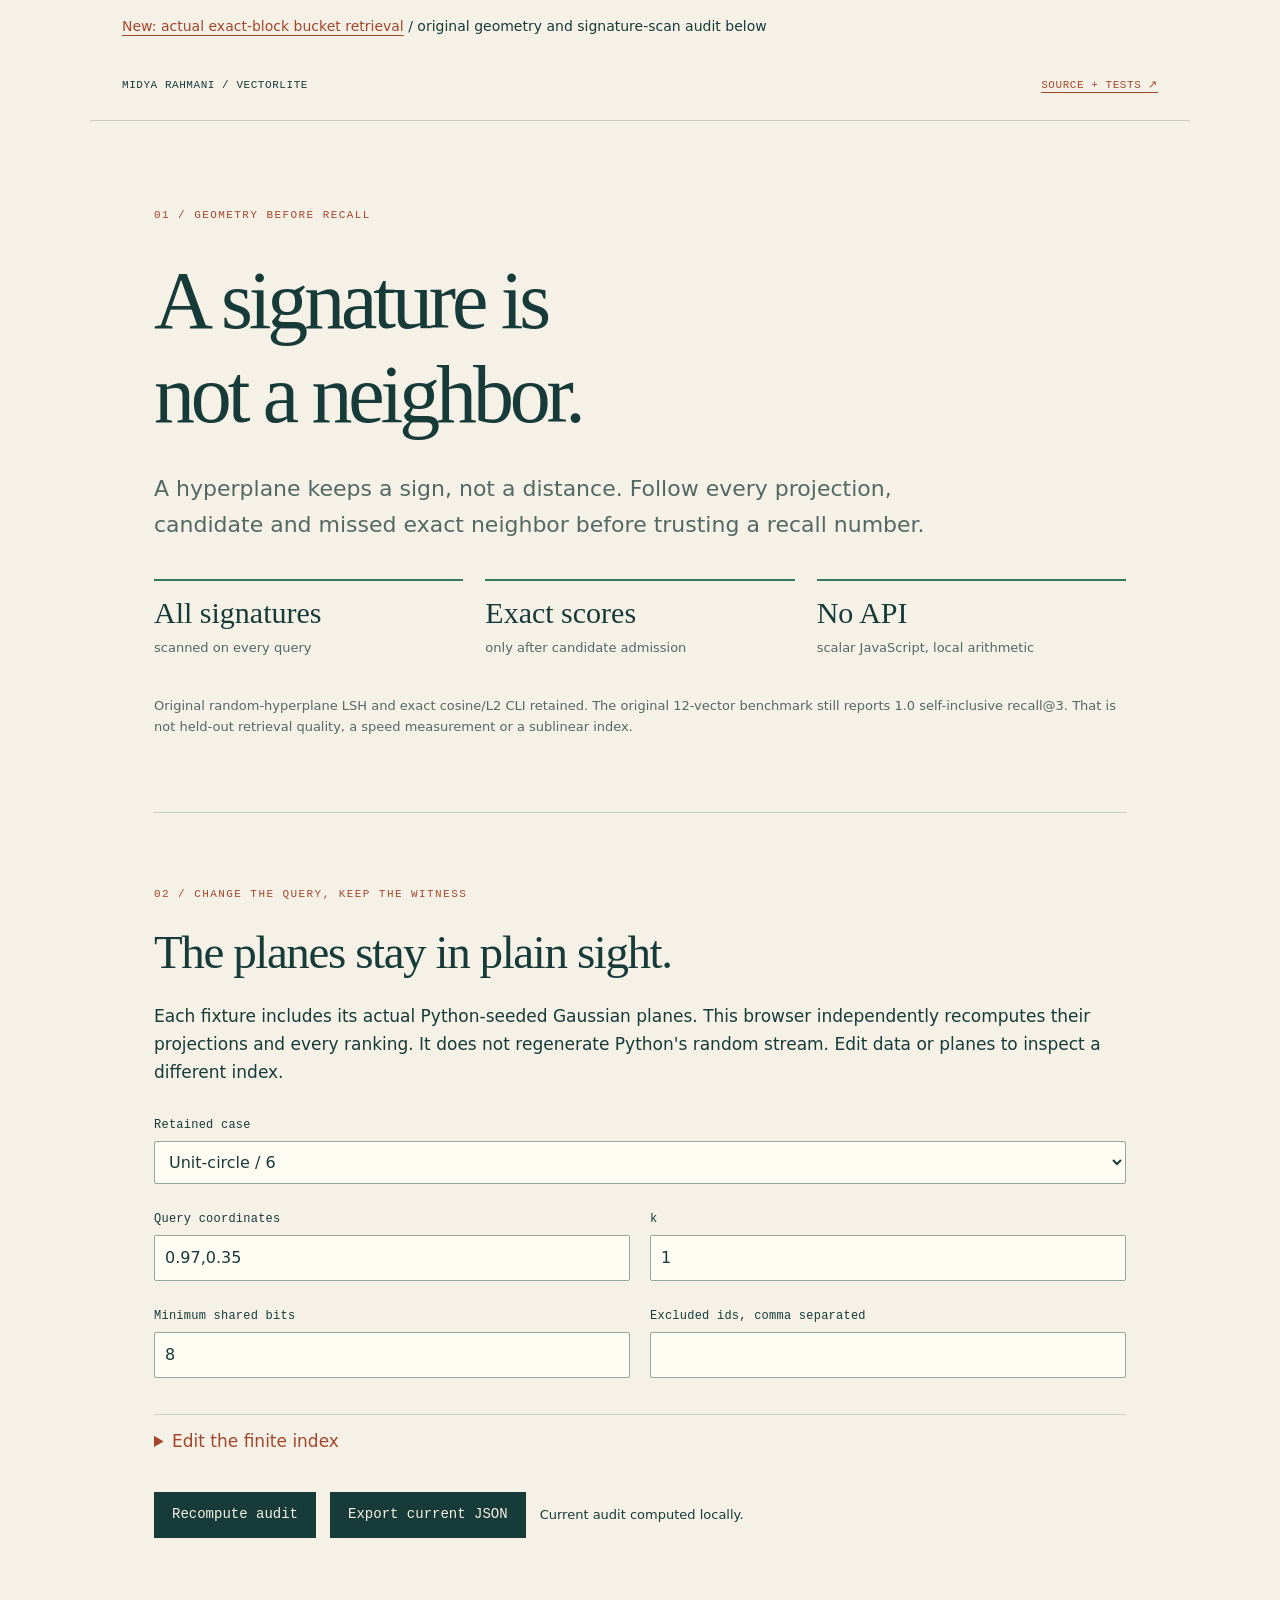
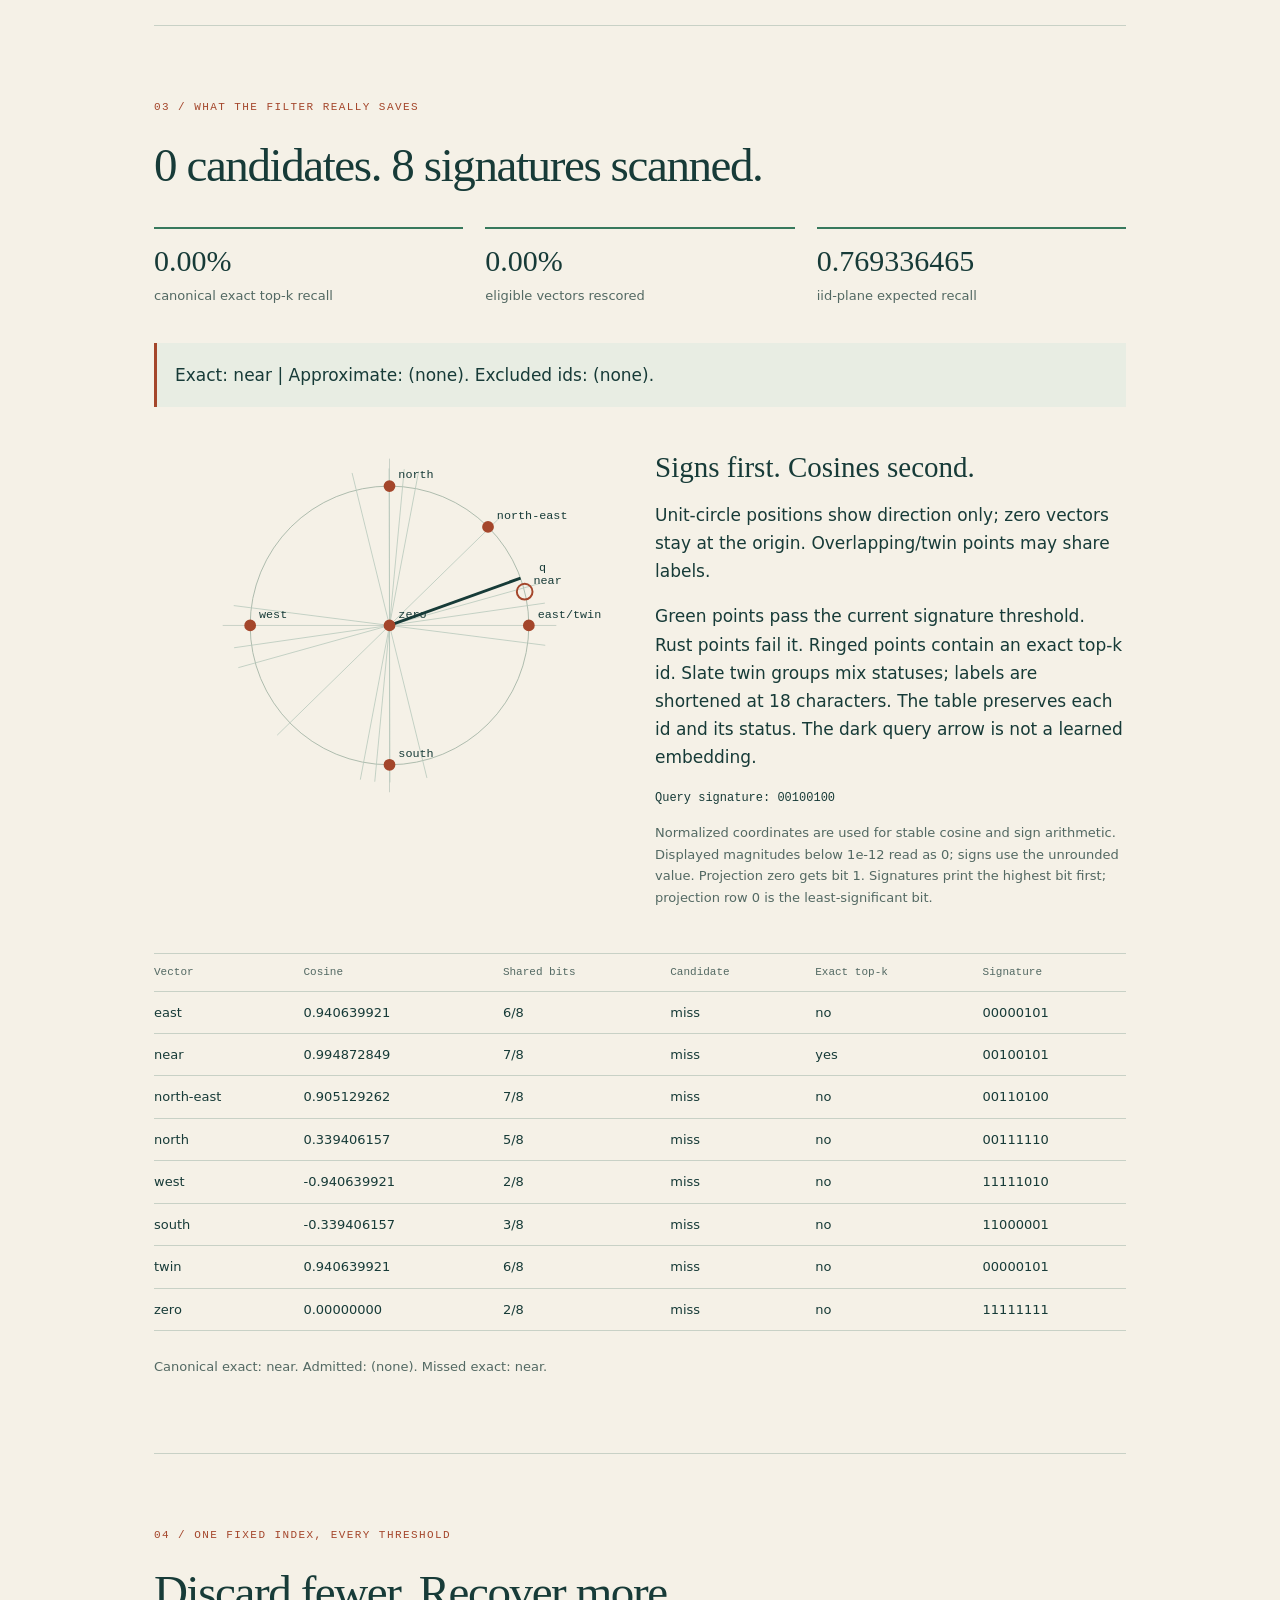
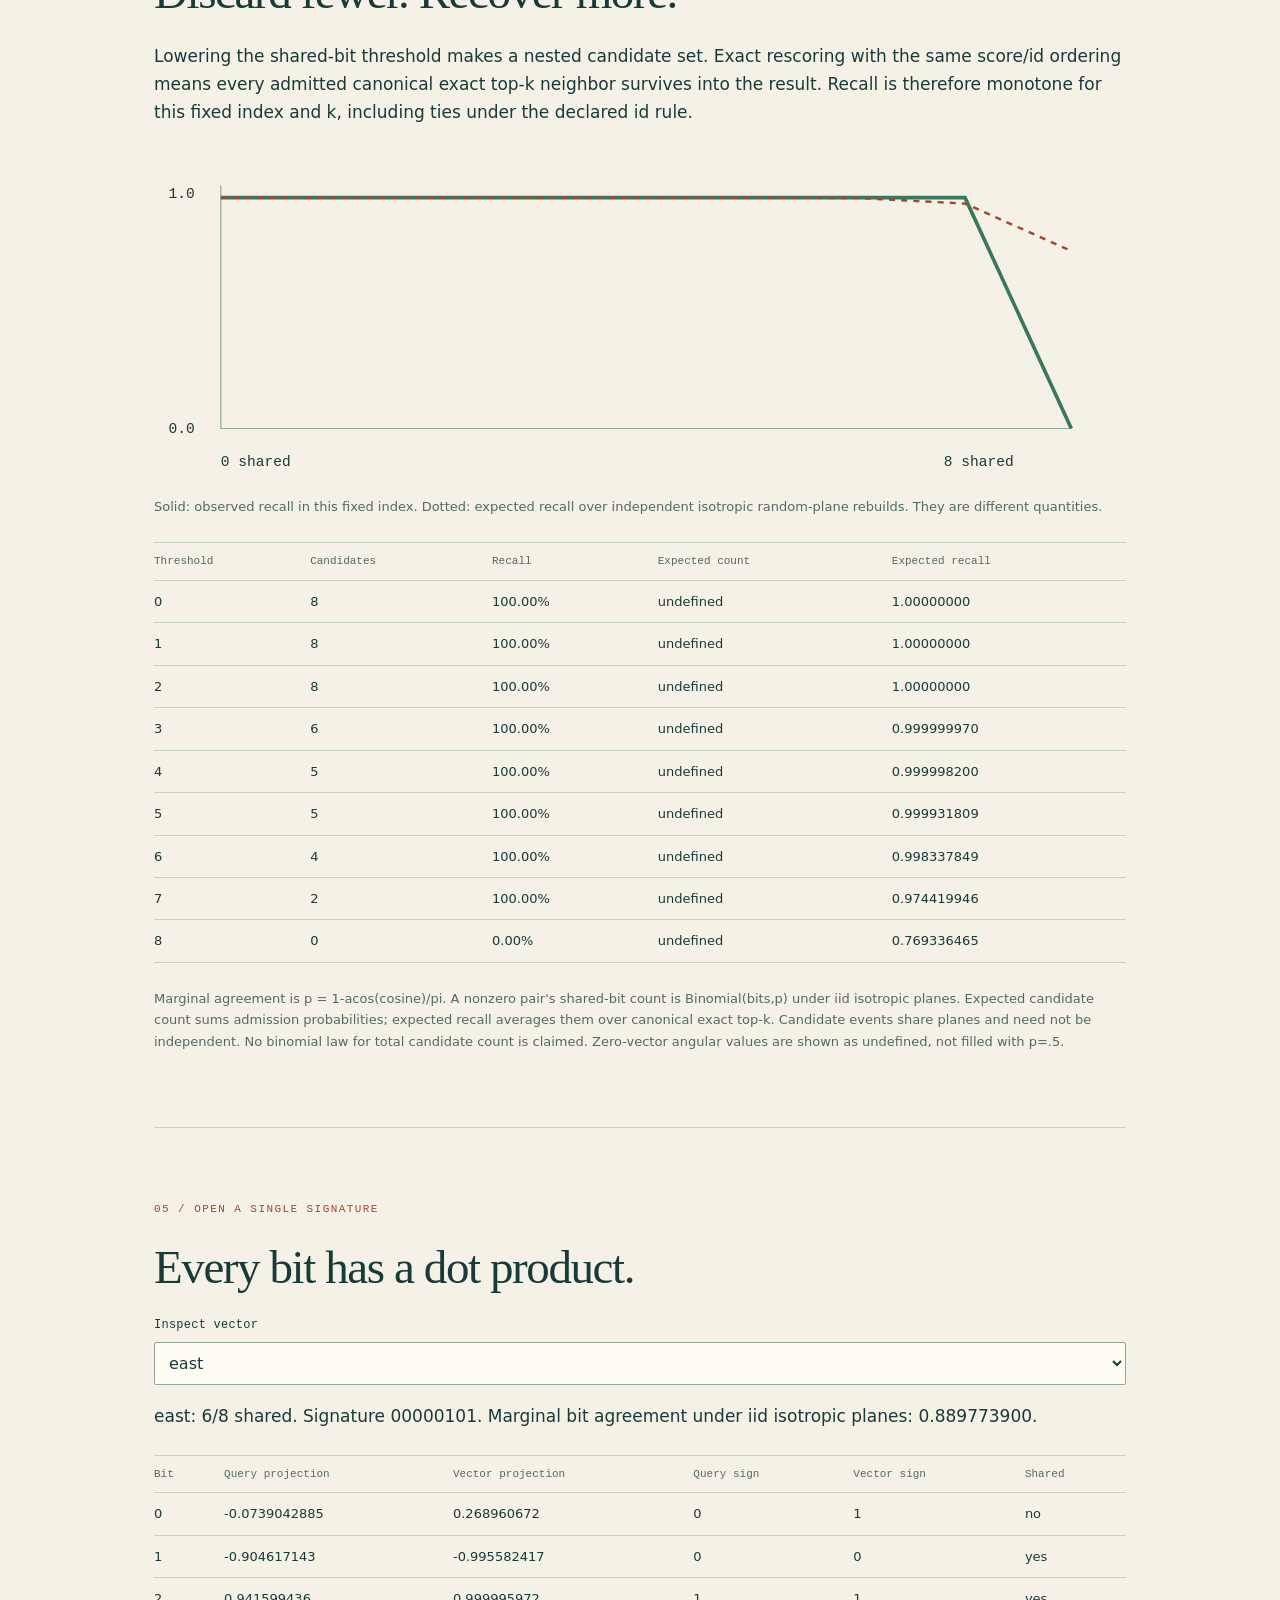
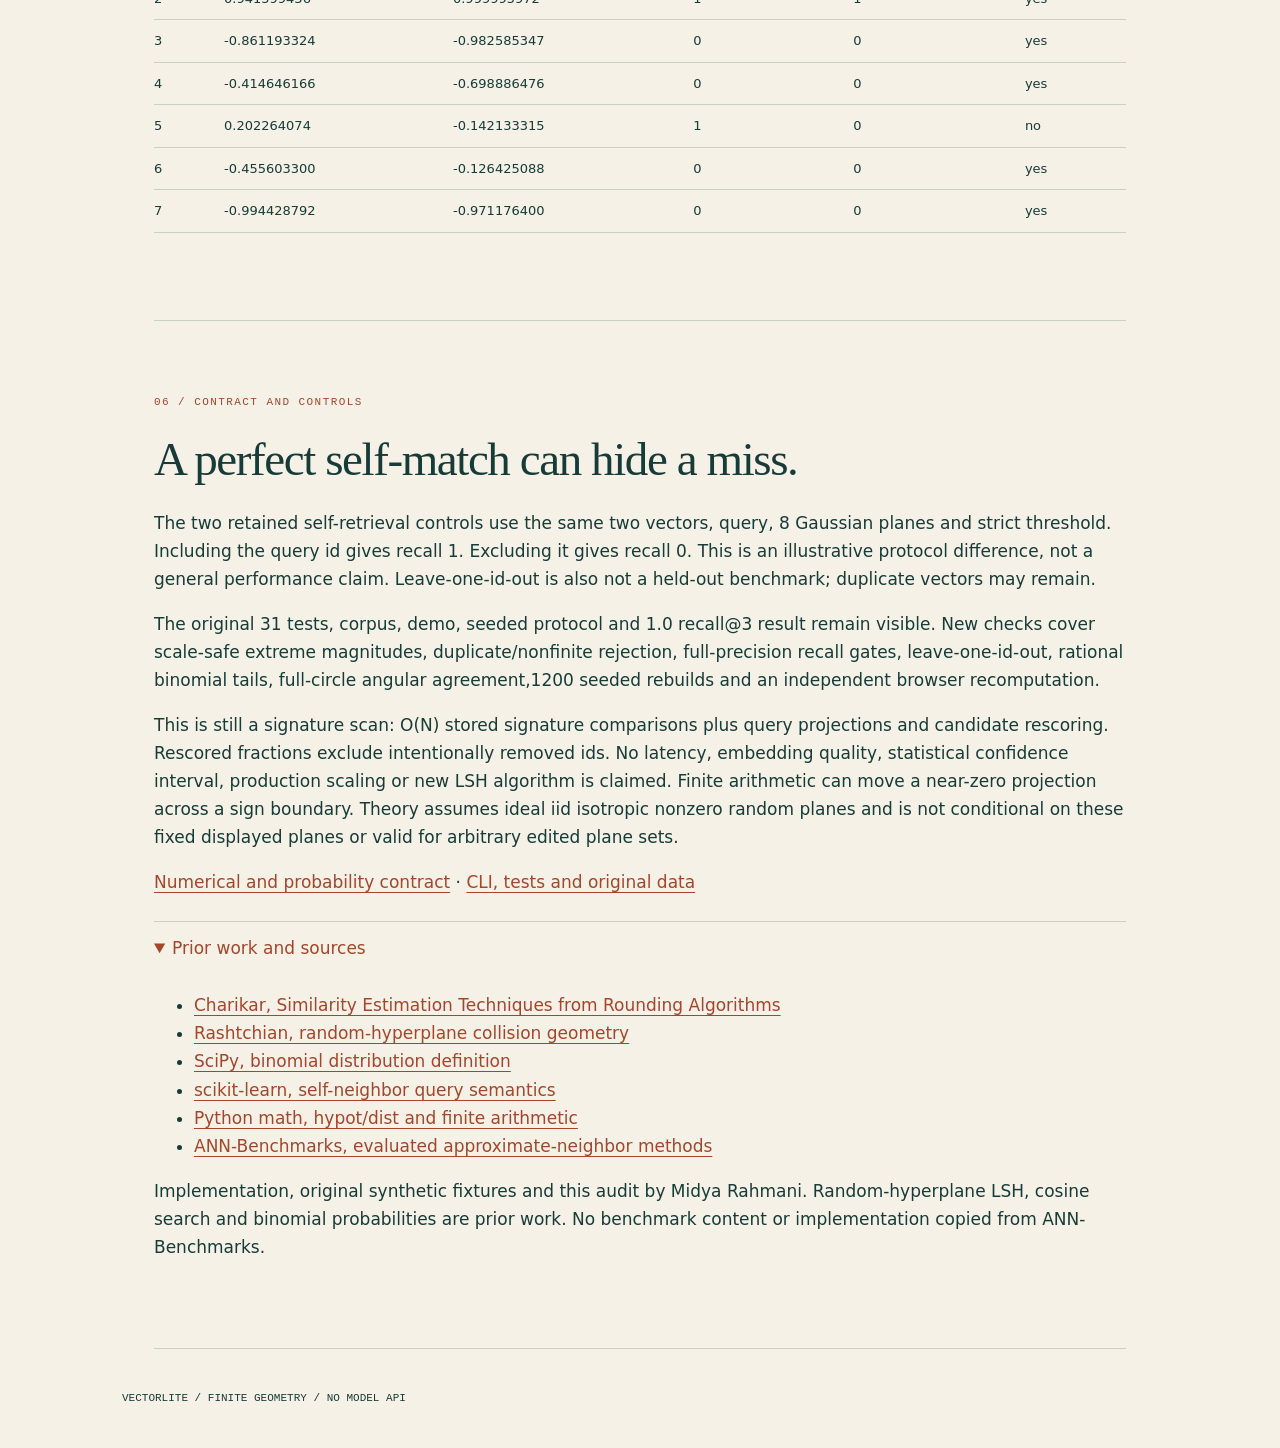
<file: docs/index.html>
<!doctype html><html lang="en"><head><meta charset="utf-8"><meta name="viewport" content="width=device-width,initial-scale=1"><title>VectorLite | A signature is not a neighbor</title><link rel="stylesheet" href="style.css"></head><body>
<p style="max-width:1100px;margin:18px auto;padding:0 32px;font:14px system-ui"><a href="buckets.html">New: actual exact-block bucket retrieval</a> / original geometry and signature-scan audit below</p>
<header><span>MIDYA RAHMANI / VECTORLITE</span><a href="https://github.com/midya8/vectorlite">SOURCE + TESTS ↗</a></header><main>
<section class="hero"><p class="eyebrow">01 / GEOMETRY BEFORE RECALL</p><h1>A signature is<br>not a neighbor.</h1><p class="intro">A hyperplane keeps a sign, not a distance. Follow every projection, candidate and missed exact neighbor before trusting a recall number.</p><div class="triptych"><div><strong>All signatures</strong><span>scanned on every query</span></div><div><strong>Exact scores</strong><span>only after candidate admission</span></div><div><strong>No API</strong><span>scalar JavaScript, local arithmetic</span></div></div><p class="small">Original random-hyperplane LSH and exact cosine/L2 CLI retained. The original 12-vector benchmark still reports 1.0 self-inclusive recall@3. That is not held-out retrieval quality, a speed measurement or a sublinear index.</p></section>
<section><p class="eyebrow">02 / CHANGE THE QUERY, KEEP THE WITNESS</p><h2>The planes stay in plain sight.</h2><p>Each fixture includes its actual Python-seeded Gaussian planes. This browser independently recomputes their projections and every ranking. It does not regenerate Python's random stream. Edit data or planes to inspect a different index.</p><div class="controls"><label>Retained case<select id="fixture"></select></label><label>Query coordinates<input id="query" value="1,0"></label><label>k<input id="k" type="number" min="1" max="64"></label><label>Minimum shared bits<input id="threshold" type="number" min="0" max="128"></label><label>Excluded ids, comma separated<input id="exclude"></label></div><details><summary>Edit the finite index</summary><p>1..64 distinct ASCII ids, 1..16 dimensions, 8..128 nonzero planes. A zero data/query vector uses cosine 0 and an all-positive signature; angular probability theory is undefined for it.</p><label>Items JSON<textarea id="items" spellcheck="false"></textarea></label><label>Hyperplanes JSON<textarea id="planes" spellcheck="false"></textarea></label></details><div class="actions"><button id="run">Recompute audit</button><button id="download" disabled>Export current JSON</button><span id="status" role="status">Loading finite witnesses...</span></div></section>
<div id="results" hidden>
<section><p class="eyebrow">03 / WHAT THE FILTER REALLY SAVES</p><h2 id="headline"></h2><div class="triptych" id="stats"></div><p id="retrieval" class="callout"></p><div class="visual"><svg id="geometry" viewBox="0 0 480 380" role="img" aria-label="Unit vectors and separating hyperplanes in two dimensions"></svg><div><h3>Signs first. Cosines second.</h3><p id="geometry-note"></p><p>Green points pass the current signature threshold. Rust points fail it. Ringed points contain an exact top-k id. Slate twin groups mix statuses; labels are shortened at 18 characters. The table preserves each id and its status. The dark query arrow is not a learned embedding.</p><p id="signature" class="mono"></p><p class="small">Normalized coordinates are used for stable cosine and sign arithmetic. Displayed magnitudes below 1e-12 read as 0; signs use the unrounded value. Projection zero gets bit 1. Signatures print the highest bit first; projection row 0 is the least-significant bit.</p></div></div><div class="scroll"><table><thead><tr><th>Vector</th><th>Cosine</th><th>Shared bits</th><th>Candidate</th><th>Exact top-k</th><th>Signature</th></tr></thead><tbody id="neighbors"></tbody></table></div><p id="mobile-neighbors" class="small"></p></section>
<section><p class="eyebrow">04 / ONE FIXED INDEX, EVERY THRESHOLD</p><h2>Discard fewer. Recover more.</h2><p>Lowering the shared-bit threshold makes a nested candidate set. Exact rescoring with the same score/id ordering means every admitted canonical exact top-k neighbor survives into the result. Recall is therefore monotone for this fixed index and k, including ties under the declared id rule.</p><svg id="curve" viewBox="0 0 800 280" role="img" aria-label="Recall by candidate threshold, observed and iid-plane expected"></svg><p class="small">Solid: observed recall in this fixed index. Dotted: expected recall over independent isotropic random-plane rebuilds. They are different quantities.</p><div class="scroll"><table><thead><tr><th>Threshold</th><th>Candidates</th><th>Recall</th><th>Expected count</th><th>Expected recall</th></tr></thead><tbody id="thresholds"></tbody></table></div><p class="small">Marginal agreement is p = 1-acos(cosine)/pi. A nonzero pair's shared-bit count is Binomial(bits,p) under iid isotropic planes. Expected candidate count sums admission probabilities; expected recall averages them over canonical exact top-k. Candidate events share planes and need not be independent. No binomial law for total candidate count is claimed. Zero-vector angular values are shown as undefined, not filled with p=.5.</p></section>
<section><p class="eyebrow">05 / OPEN A SINGLE SIGNATURE</p><h2>Every bit has a dot product.</h2><label>Inspect vector<select id="inspect"></select></label><p id="bit-summary"></p><div class="scroll"><table><thead><tr><th>Bit</th><th>Query projection</th><th>Vector projection</th><th>Query sign</th><th>Vector sign</th><th>Shared</th></tr></thead><tbody id="bits"></tbody></table></div></section>
</div>
<section><p class="eyebrow">06 / CONTRACT AND CONTROLS</p><h2>A perfect self-match can hide a miss.</h2><p>The two retained self-retrieval controls use the same two vectors, query, 8 Gaussian planes and strict threshold. Including the query id gives recall 1. Excluding it gives recall 0. This is an illustrative protocol difference, not a general performance claim. Leave-one-id-out is also not a held-out benchmark; duplicate vectors may remain.</p><p>The original 31 tests, corpus, demo, seeded protocol and 1.0 recall@3 result remain visible. New checks cover scale-safe extreme magnitudes, duplicate/nonfinite rejection, full-precision recall gates, leave-one-id-out, rational binomial tails, full-circle angular agreement,1200 seeded rebuilds and an independent browser recomputation.</p><p>This is still a signature scan: O(N) stored signature comparisons plus query projections and candidate rescoring. Rescored fractions exclude intentionally removed ids. No latency, embedding quality, statistical confidence interval, production scaling or new LSH algorithm is claimed. Finite arithmetic can move a near-zero projection across a sign boundary. Theory assumes ideal iid isotropic nonzero random planes and is not conditional on these fixed displayed planes or valid for arbitrary edited plane sets.</p><p><a href="https://github.com/midya8/vectorlite/blob/main/METHOD.md">Numerical and probability contract</a> · <a href="https://github.com/midya8/vectorlite">CLI, tests and original data</a></p><details open><summary>Prior work and sources</summary><ul><li><a href="https://www.cs.princeton.edu/courses/archive/spr04/cos598B/bib/CharikarEstim.pdf?file=CharikarEstim.pdf">Charikar, Similarity Estimation Techniques from Rounding Algorithms</a></li><li><a href="https://madscience.ucsd.edu/2020/notes/lec14and15.pdf">Rashtchian, random-hyperplane collision geometry</a></li><li><a href="https://docs.scipy.org/doc/scipy/reference/generated/scipy.stats.binom.html">SciPy, binomial distribution definition</a></li><li><a href="https://scikit-learn.org/stable/modules/generated/sklearn.neighbors.NearestNeighbors.html">scikit-learn, self-neighbor query semantics</a></li><li><a href="https://docs.python.org/3/library/math.html">Python math, hypot/dist and finite arithmetic</a></li><li><a href="https://github.com/erikbern/ann-benchmarks">ANN-Benchmarks, evaluated approximate-neighbor methods</a></li></ul><p>Implementation, original synthetic fixtures and this audit by Midya Rahmani. Random-hyperplane LSH, cosine search and binomial probabilities are prior work. No benchmark content or implementation copied from ANN-Benchmarks.</p></details></section>
</main><footer>VECTORLITE / FINITE GEOMETRY / NO MODEL API</footer><script src="engine.js"></script><script src="app.js"></script></body></html>
</file>
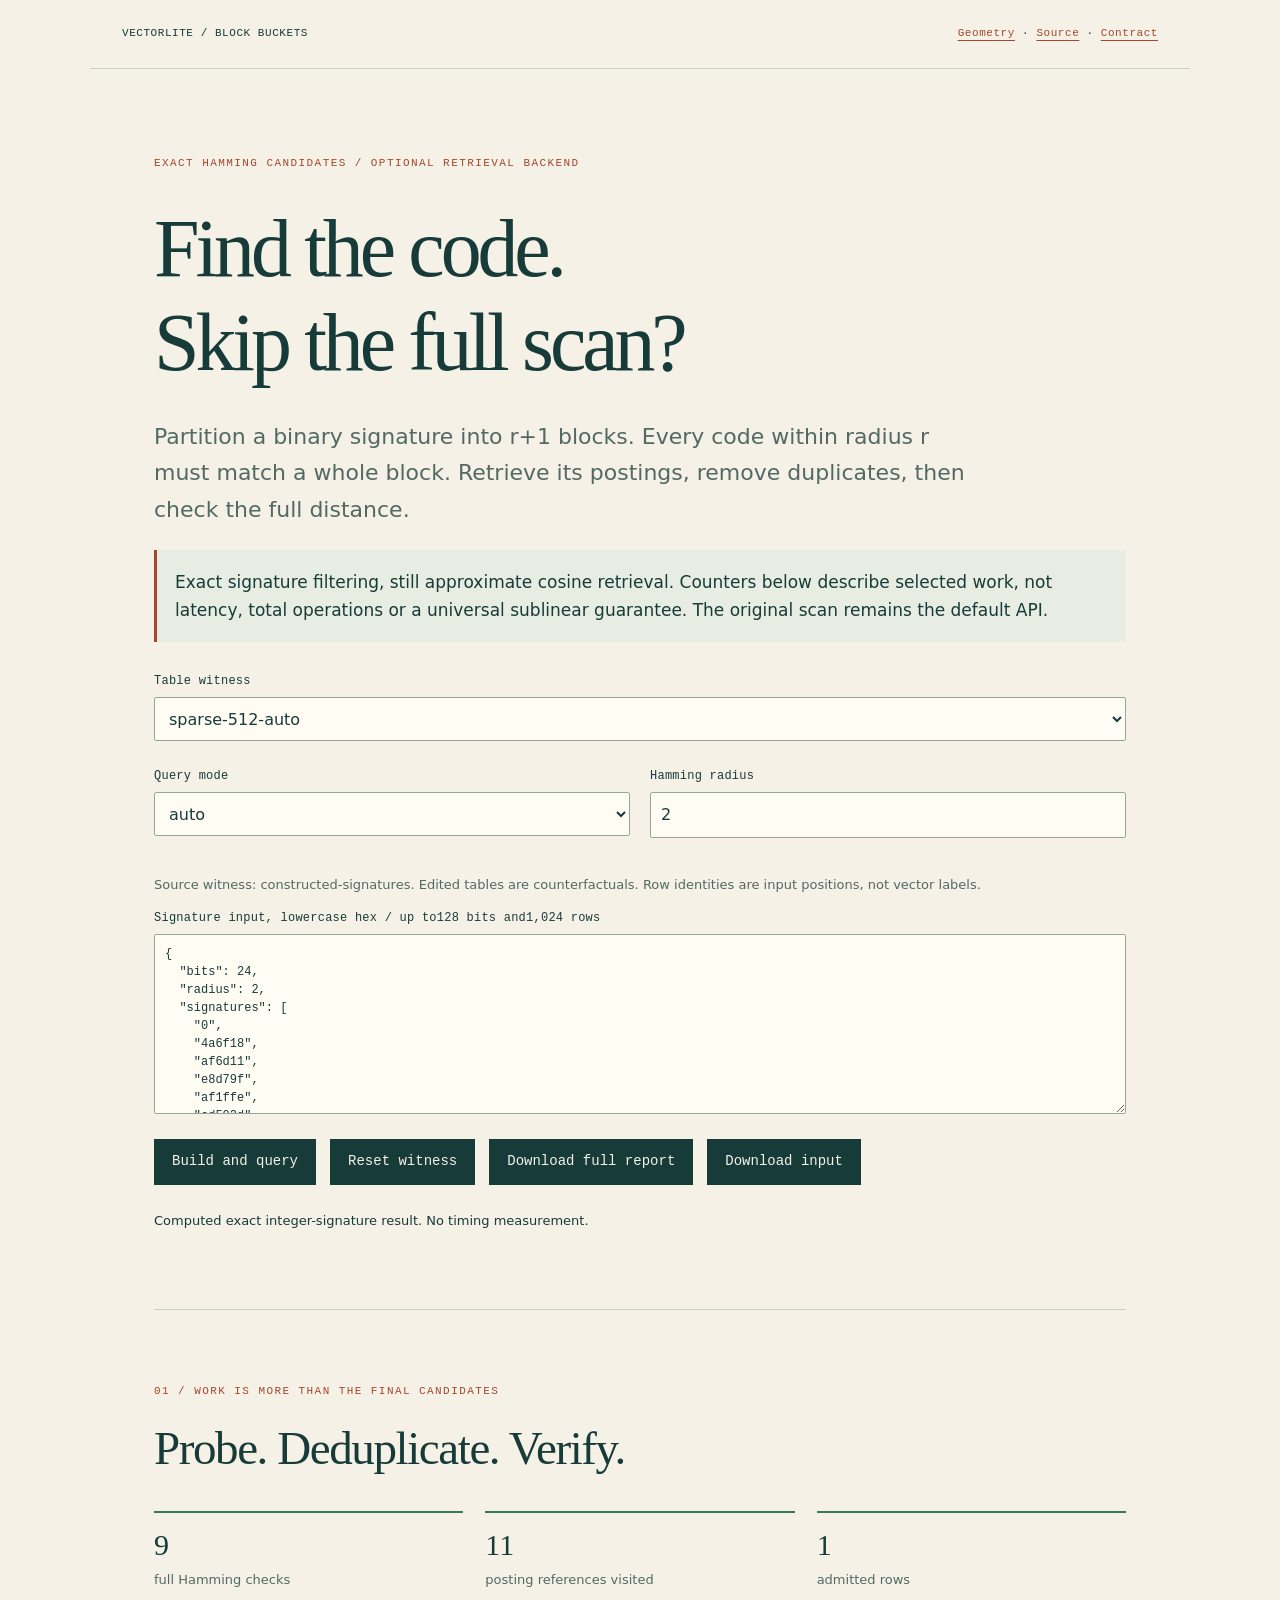
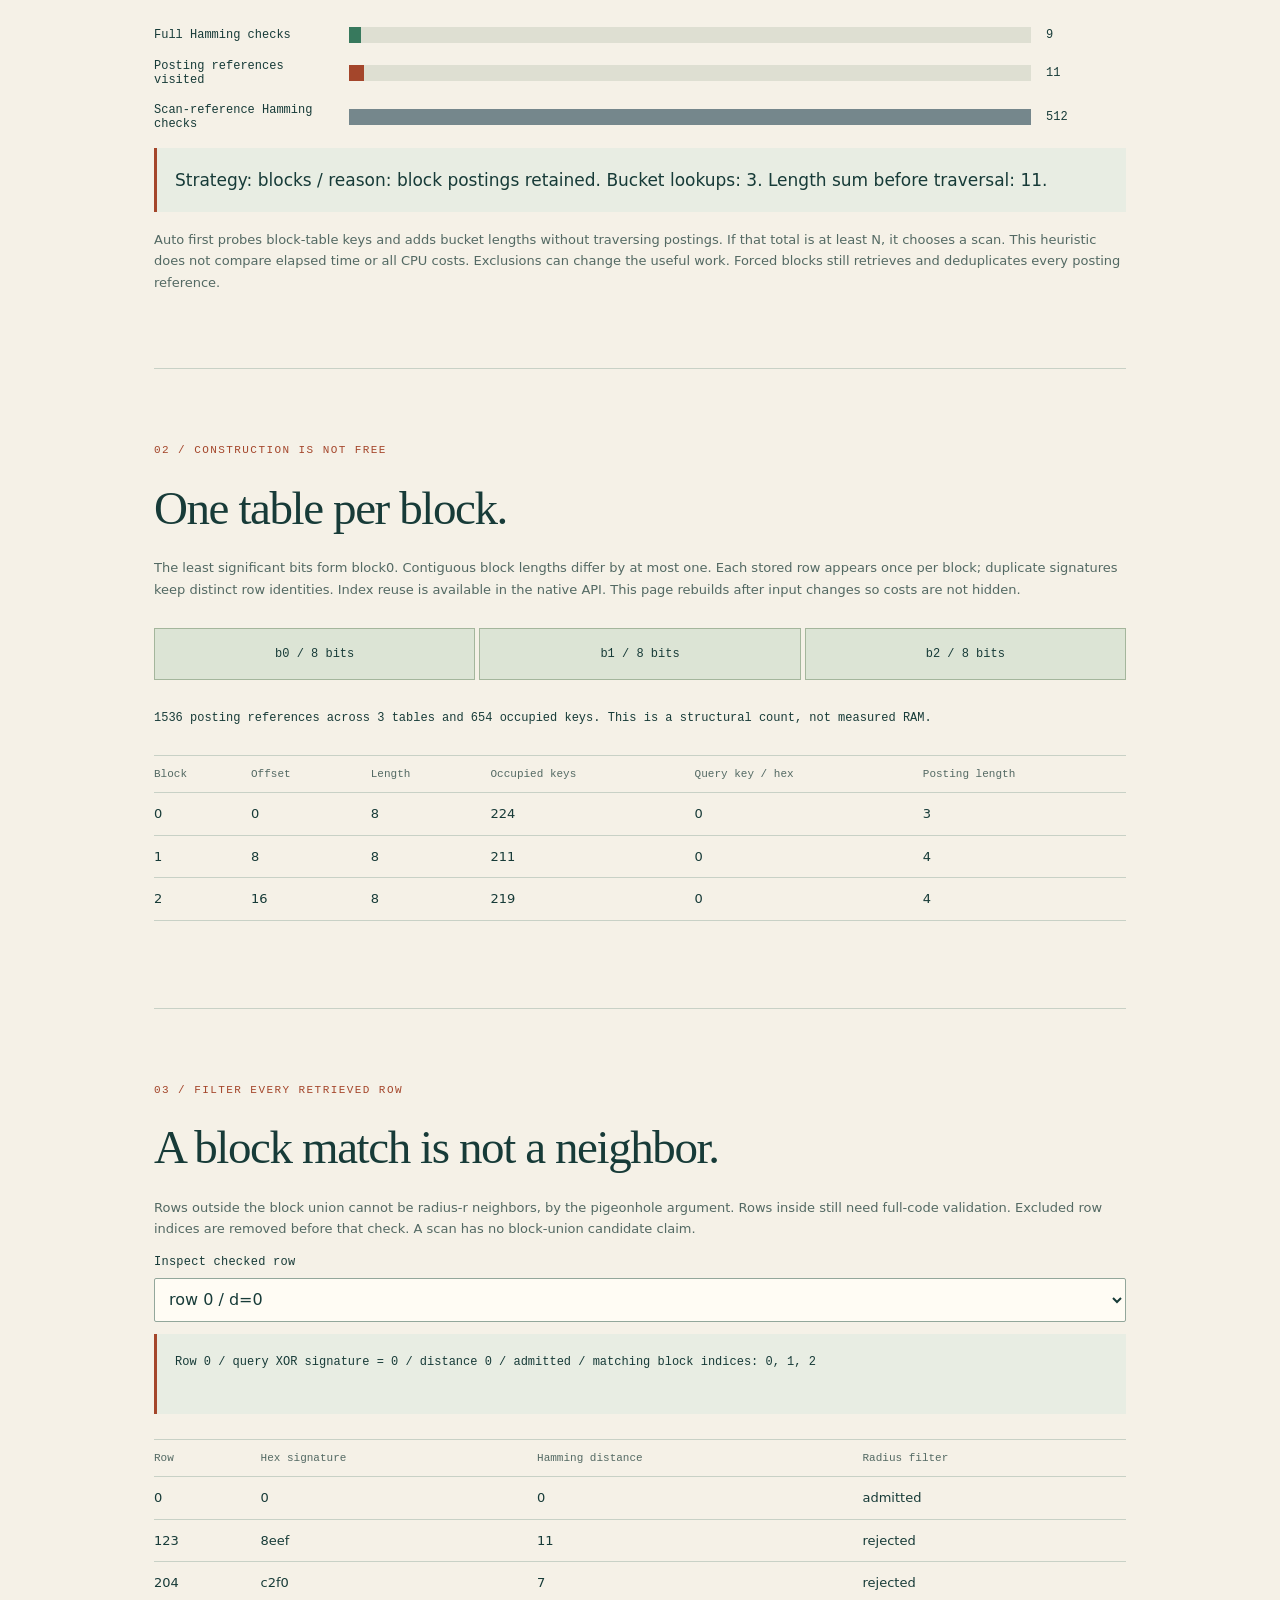
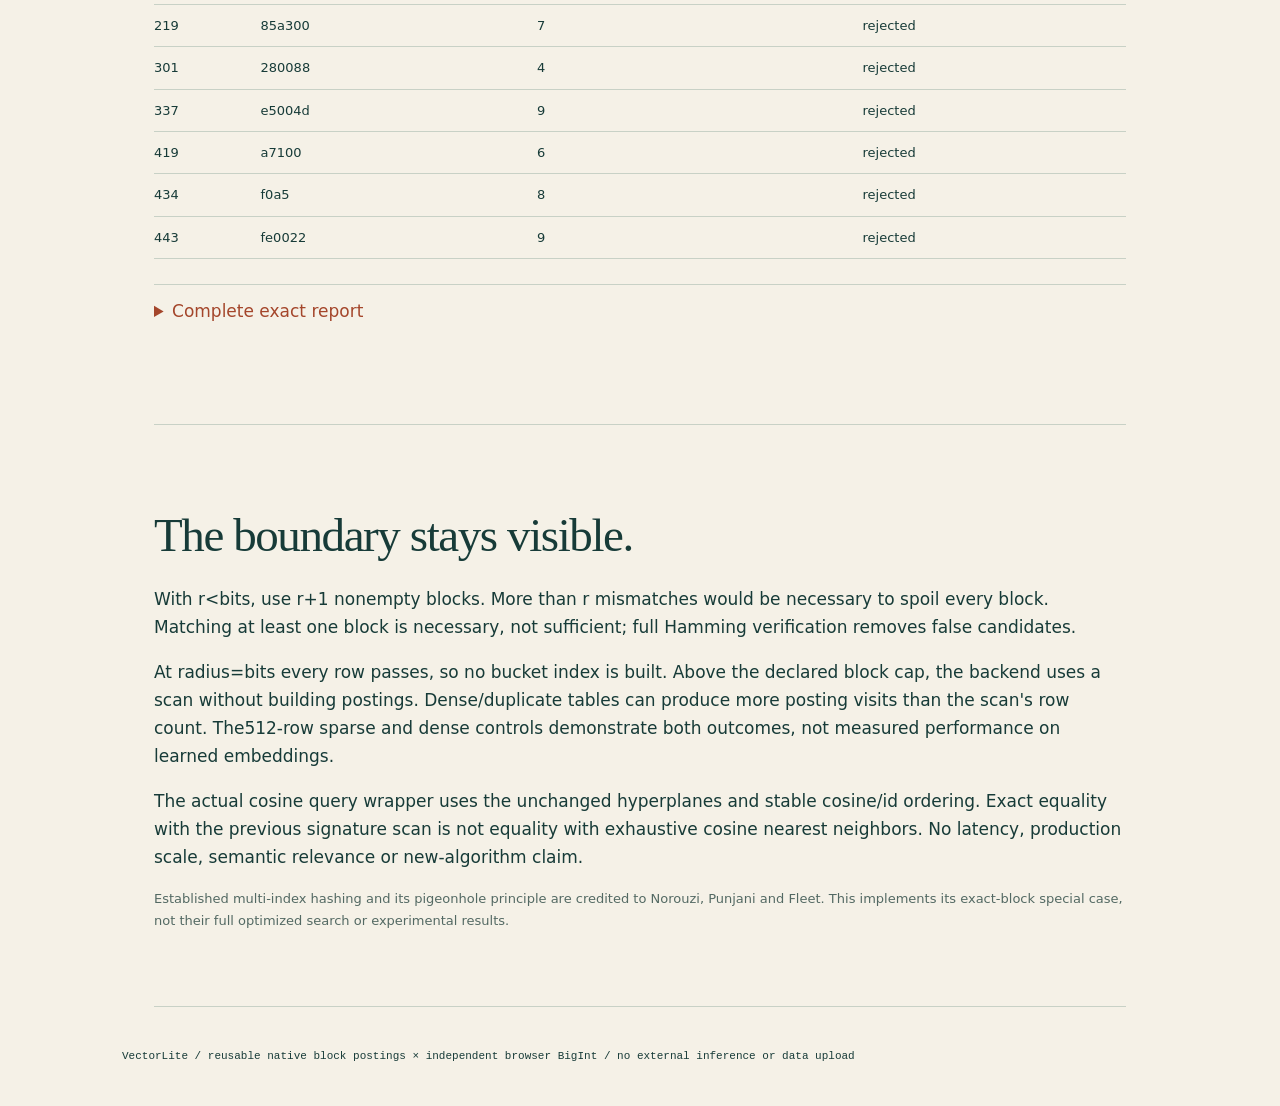
<file: docs/buckets.html>
<!doctype html><html lang="en"><head><meta charset="utf-8"><meta name="viewport" content="width=device-width,initial-scale=1"><title>VectorLite / Find the code without scanning every code</title><link rel="stylesheet" href="style.css"><link rel="stylesheet" href="buckets.css"></head><body><header><span>VECTORLITE / BLOCK BUCKETS</span><nav><a href="index.html">Geometry</a> · <a href="https://github.com/midya8/vectorlite">Source</a> · <a href="https://github.com/midya8/vectorlite/blob/main/BUCKETS.md">Contract</a></nav></header><main><section class="hero"><p class="eyebrow">EXACT HAMMING CANDIDATES / OPTIONAL RETRIEVAL BACKEND</p><h1>Find the code.<br>Skip the full scan?</h1><p class="intro">Partition a binary signature into r+1 blocks. Every code within radius r must match a whole block. Retrieve its postings, remove duplicates, then check the full distance.</p><p class="callout">Exact signature filtering, still approximate cosine retrieval. Counters below describe selected work, not latency, total operations or a universal sublinear guarantee. The original scan remains the default API.</p><div class="controls"><label>Table witness<select id="fixture"></select></label><label>Query mode<select id="mode"><option>auto</option><option>blocks</option><option>scan</option></select></label><label>Hamming radius<input id="radius" type="number" min="0" max="128"></label></div><p id="origin" class="small"></p><label for="spec">Signature input, lowercase hex / up to128 bits and1,024 rows</label><textarea id="spec" spellcheck="false"></textarea><div class="actions"><button id="run">Build and query</button><button id="reset">Reset witness</button><button id="download" disabled>Download full report</button><button id="input-download" disabled>Download input</button></div><p id="status" role="status"></p></section><div id="results" hidden><section><p class="eyebrow">01 / WORK IS MORE THAN THE FINAL CANDIDATES</p><h2 id="strategy"></h2><div class="triptych"><div><strong id="checks"></strong><span>full Hamming checks</span></div><div><strong id="visits"></strong><span>posting references visited</span></div><div><strong id="admitted"></strong><span>admitted rows</span></div></div><div id="work-bars"></div><p id="fallback" class="callout"></p><p class="small">Auto first probes block-table keys and adds bucket lengths without traversing postings. If that total is at least N, it chooses a scan. This heuristic does not compare elapsed time or all CPU costs. Exclusions can change the useful work. Forced blocks still retrieves and deduplicates every posting reference.</p></section><section><p class="eyebrow">02 / CONSTRUCTION IS NOT FREE</p><h2>One table per block.</h2><p class="small">The least significant bits form block0. Contiguous block lengths differ by at most one. Each stored row appears once per block; duplicate signatures keep distinct row identities. Index reuse is available in the native API. This page rebuilds after input changes so costs are not hidden.</p><div id="partition" aria-label="Signature block lengths"></div><p id="storage" class="mono"></p><div class="scroll"><table><thead><tr><th>Block</th><th>Offset</th><th>Length</th><th>Occupied keys</th><th>Query key / hex</th><th>Posting length</th></tr></thead><tbody id="blocks"></tbody></table></div></section><section><p class="eyebrow">03 / FILTER EVERY RETRIEVED ROW</p><h2>A block match is not a neighbor.</h2><p class="small">Rows outside the block union cannot be radius-r neighbors, by the pigeonhole argument. Rows inside still need full-code validation. Excluded row indices are removed before that check. A scan has no block-union candidate claim.</p><label>Inspect checked row<select id="row"></select></label><p id="row-detail" class="callout mono"></p><div class="scroll checks-table"><table><thead><tr><th>Row</th><th>Hex signature</th><th>Hamming distance</th><th>Radius filter</th></tr></thead><tbody id="distances"></tbody></table></div><details><summary>Complete exact report</summary><pre id="exact"></pre></details></section></div><section><h2>The boundary stays visible.</h2><p>With r&lt;bits, use r+1 nonempty blocks. More than r mismatches would be necessary to spoil every block. Matching at least one block is necessary, not sufficient; full Hamming verification removes false candidates.</p><p>At radius=bits every row passes, so no bucket index is built. Above the declared block cap, the backend uses a scan without building postings. Dense/duplicate tables can produce more posting visits than the scan's row count. The512-row sparse and dense controls demonstrate both outcomes, not measured performance on learned embeddings.</p><p>The actual cosine query wrapper uses the unchanged hyperplanes and stable cosine/id ordering. Exact equality with the previous signature scan is not equality with exhaustive cosine nearest neighbors. No latency, production scale, semantic relevance or new-algorithm claim.</p><p class="small">Established multi-index hashing and its pigeonhole principle are credited to Norouzi, Punjani and Fleet. This implements its exact-block special case, not their full optimized search or experimental results.</p></section></main><footer>VectorLite / reusable native block postings × independent browser BigInt / no external inference or data upload</footer><script src="buckets-strict.js"></script><script src="buckets.js"></script><script src="buckets-data.js"></script><script src="buckets-app.js"></script></body></html>
</file>
<file: docs/style.css>
:root{--ink:#173b38;--muted:#536963;--paper:#f5f1e7;--line:#c8d1c6;--accent:#a4462b;--green:#37795d}*{box-sizing:border-box}body{margin:0;background:var(--paper);color:var(--ink);font:17px/1.65 system-ui,sans-serif}header,main,footer{max-width:1100px;margin:auto}header{display:flex;justify-content:space-between;gap:16px;padding:25px 32px;border-bottom:1px solid var(--line);font:11px/1.6 monospace;letter-spacing:.05em}a{color:var(--accent);text-underline-offset:4px}main{padding:0 64px}section{padding:62px 0;border-bottom:1px solid var(--line)}.hero{padding-top:75px}h1,h2,h3{font-family:Georgia,serif;font-weight:400;line-height:1.14}h1{font-size:clamp(48px,6.4vw,83px);letter-spacing:-.05em;margin:30px 0}h2{font-size:clamp(32px,4vw,47px);letter-spacing:-.03em;margin:22px 0}h3{font-size:29px;margin:12px 0}.intro{font-size:22px;color:var(--muted);max-width:830px}.eyebrow{font:11px/1.6 monospace;color:var(--accent);letter-spacing:.13em}.triptych{display:grid;grid-template-columns:repeat(3,1fr);gap:22px;margin:35px 0}.triptych>div{border-top:2px solid var(--green);padding-top:12px}.triptych strong{display:block;font:30px/1.3 Georgia,serif}.triptych span,.small{font-size:13px;color:var(--muted)}.controls{display:grid;grid-template-columns:repeat(2,1fr);gap:20px;margin:30px 0}.controls>label:first-child{grid-column:1/-1}label{display:block;font:12px/1.6 monospace;letter-spacing:.02em}input,select,textarea{display:block;font:16px/1.5 system-ui,sans-serif;background:#fffcf4;border:1px solid #93a79b;border-radius:2px;padding:10px;width:100%;min-width:0;color:var(--ink);margin:6px 0}textarea{height:180px;font:12px/1.5 monospace}button{font:14px/1.4 monospace;padding:12px 17px;cursor:pointer;border:1px solid var(--ink);background:var(--ink);color:var(--paper)}button:disabled{opacity:.45;cursor:default}.actions{display:flex;align-items:center;flex-wrap:wrap;gap:14px;margin:25px 0}#status{font-size:13px}.callout{padding:18px;border-left:3px solid var(--accent);background:#e8ede3;overflow-wrap:anywhere}.visual{display:grid;grid-template-columns:1fr 1fr;gap:30px;margin:32px 0}svg{display:block;width:100%;max-width:100%;height:auto}.scroll{overflow-x:auto;max-width:100%;border-top:1px solid var(--line);margin:25px 0}table{border-collapse:collapse;width:100%;font-size:13px;white-space:nowrap}th,td{text-align:left;padding:10px 13px;border-bottom:1px solid var(--line);font-variant-numeric:tabular-nums}th{font:11px/1.5 monospace;color:var(--muted)}td:first-child,th:first-child{padding-left:0}summary{cursor:pointer;color:var(--accent);padding:12px 0}details{border-top:1px solid var(--line);margin:25px 0}.mono{font:12px/1.8 monospace;overflow-wrap:anywhere}#geometry text,#curve text{font:12px monospace;fill:var(--ink)}#mobile-neighbors,#bit-summary{overflow-wrap:anywhere}footer{font:11px/1.7 monospace;padding:40px 32px}button:focus-visible,a:focus-visible,input:focus-visible,select:focus-visible,textarea:focus-visible,summary:focus-visible{outline:3px solid #ca8b4d;outline-offset:3px}[hidden]{display:none!important}@media(max-width:700px){header{padding:18px 20px;font-size:9px}main{padding:0 22px}section{padding:40px 0}.hero{padding-top:42px}.intro{font-size:18px}.triptych{gap:12px}.triptych strong{font-size:23px}.visual{grid-template-columns:1fr}.controls{grid-template-columns:1fr}.triptych span{font-size:11px}table{font-size:12px}th,td{padding:9px}footer{padding:35px 22px}}@media(max-width:380px){.triptych{grid-template-columns:1fr}.triptych>div{display:flex;align-items:baseline;gap:12px}.triptych strong{font-size:25px}.triptych span{font-size:12px}}

@media(max-width:700px){#curve text{font-size:16px}}
</file>
<file: docs/buckets.css>
nav{font-size:11px}.work-row{display:grid;grid-template-columns:180px 1fr 80px;gap:15px;align-items:center;margin:16px 0;font:12px monospace}.work-track{height:16px;background:#dedfd2}.work-track i{display:block;background:#37795d;height:100%}.work-row:nth-child(2) i{background:#a4462b}.work-row:nth-child(3) i{background:#75878c}#partition{display:flex;margin:28px 0;gap:4px}#partition span{background:#dce4d5;border:1px solid #a4b69c;text-align:center;padding:18px 4px;font:12px monospace;min-width:0;overflow-wrap:anywhere}pre{white-space:pre-wrap;overflow-wrap:anywhere;max-height:500px;overflow:auto;font:11px/1.6 monospace}.checks-table{max-height:450px;overflow:auto}.checks-table thead{position:sticky;top:0;background:var(--paper)}button,summary,select{min-height:44px}#row-detail{min-height:80px}.small,pre{overflow-wrap:anywhere}#status{min-height:24px}.controls{grid-template-columns:repeat(2,1fr)}@media(max-width:700px){header{flex-direction:column}.work-row{grid-template-columns:1fr 65px;gap:8px}.work-row>span:first-child{grid-column:1/-1}.controls{grid-template-columns:1fr}#partition{flex-wrap:wrap}#partition span{flex:none!important;min-width:60px}h1{font-size:48px}}
</file>
